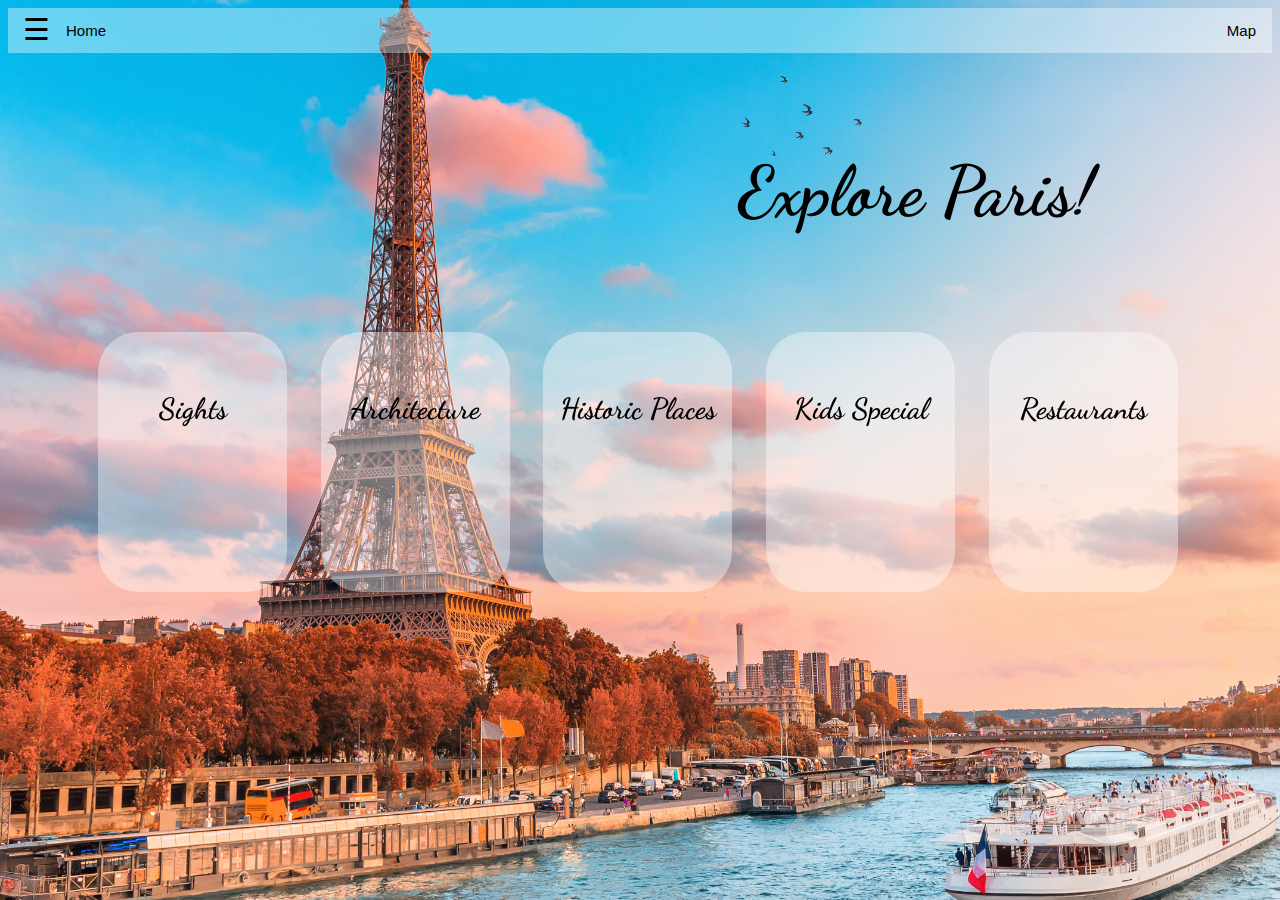
<file: Project-ExploreParis/index.html>
<!DOCTYPE html>
<html lang="en">
<head>
  <title>Explore Paris</title>
  <link rel="stylesheet" href="main.css">
  <link rel="stylesheet" href="https://fonts.googleapis.com/css2?family=Dancing+Script:wght@700&display=swap">

</head>
<body class="mainPage">
<div id="homeSideNav" class="sideNav">
  <a href="javascript:void(0)" class="closebtn" onclick="closeNav()">&times;</a>
  <a href="Sights.html">Sights</a>
  <a href="Architecture.html">Architecture</a>
  <a href="KidsSpecial.html">Kids Special</a>
  <a href="HistoricPlaces.html">Historic Places</a>
  <a href="Restaurants.html">Restaurants</a>
</div>

    <ul class="homeNav">
    <li class="nav" style="font-size: 30px; cursor: pointer; padding: 4px 0 0 15px" onclick="openNav()">&#9776;</li>
    <li class="nav"><a href="index.html">Home</a></li>
    <li class="nav" style="float:right"><a href="map.html">Map</a></li>

  </ul>


<h1>Explore Paris!</h1>

<div class="home_container">
    <div id="sight"><h3><a href="Sights.html">Sights</a></h3></div>
    <div id="architecture"><h3><a href="Architecture.html">Architecture</a></h3></div>
    <div id="kidsSpecial"><h3><a href="KidsSpecial.html">Kids Special</a></h3></div>
    <div id="history"><h3><a href="HistoricPlaces.html">Historic Places</a></h3></div>
    <div id="restaurant"><h3><a href="Restaurants.html">Restaurants</a></h3></div>
    <div id="blank1"> </div>
    <div id="blank2"> </div>
</div>

<script>
  function openNav() {
    document.getElementById("homeSideNav").style.width = "300px";
  }
  function closeNav() {
    document.getElementById("homeSideNav").style.width = "0";
  }

</script>

</body>
</html>
</file>
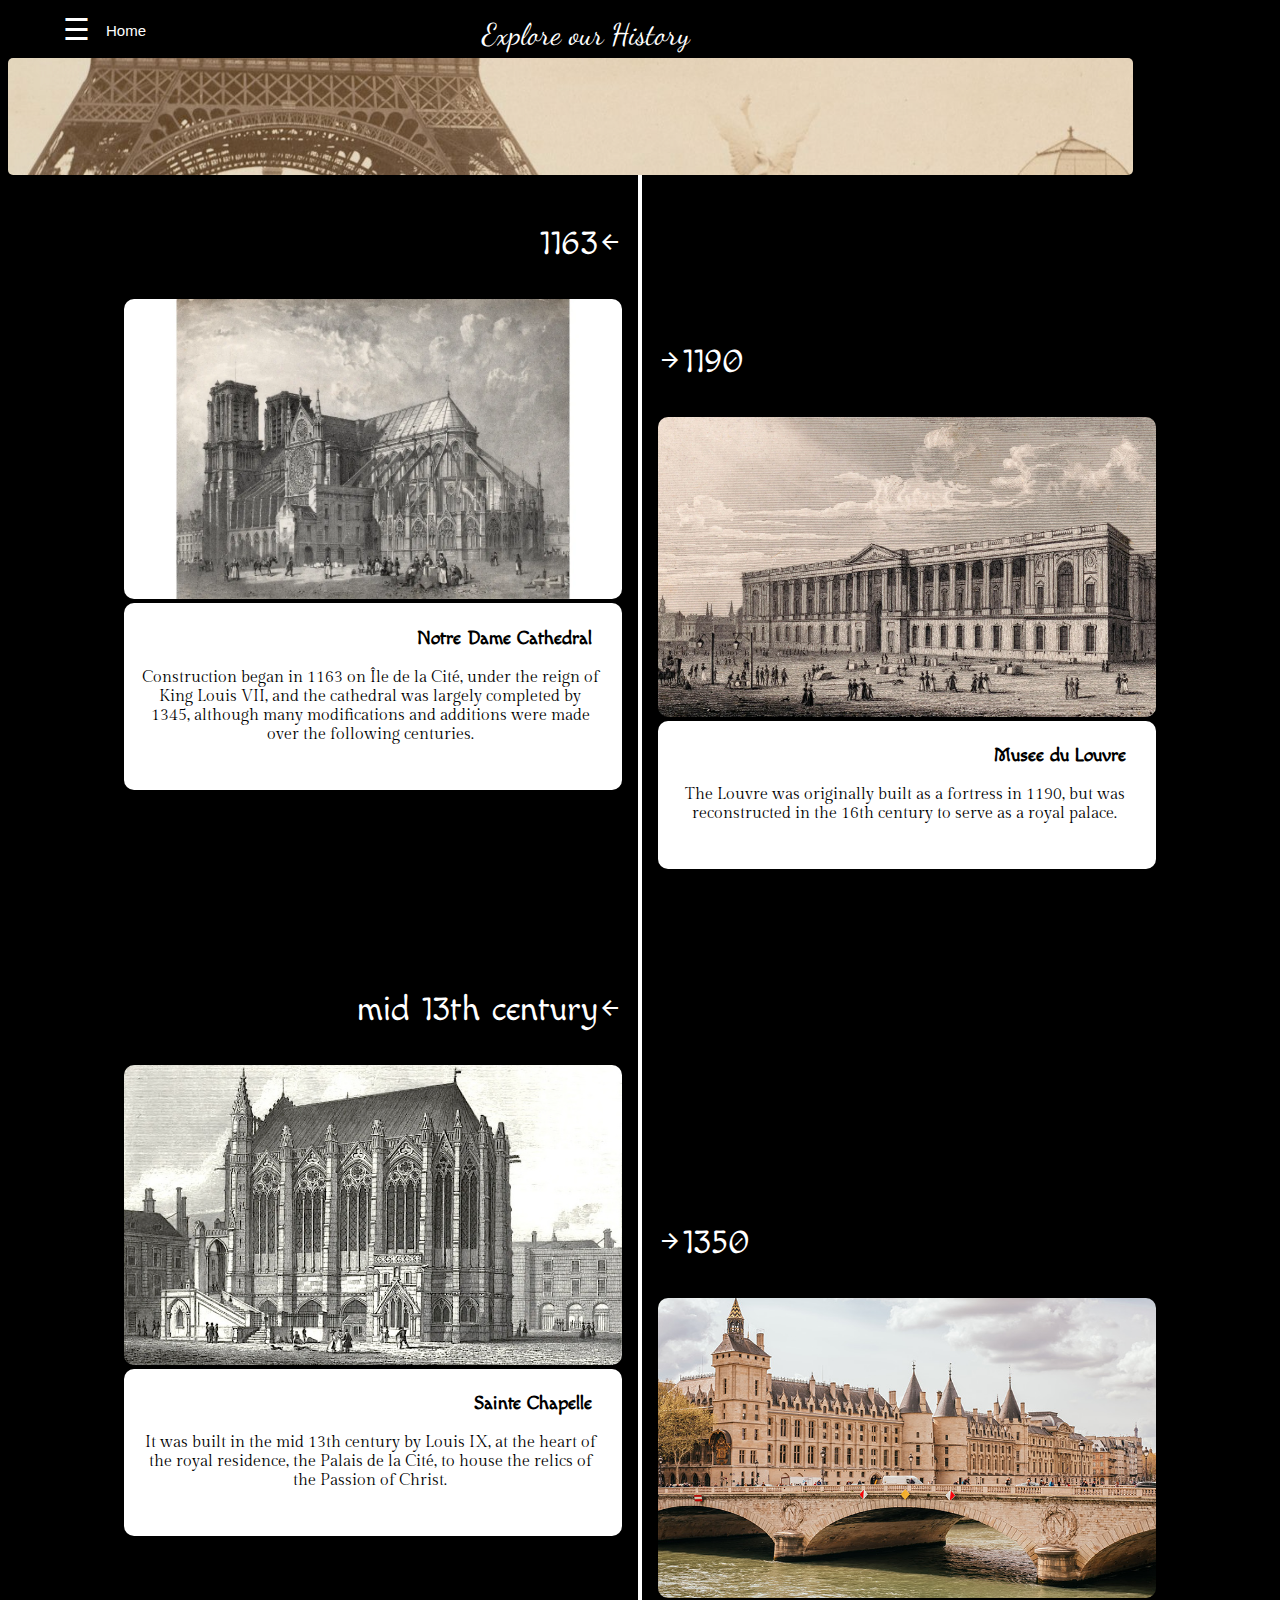
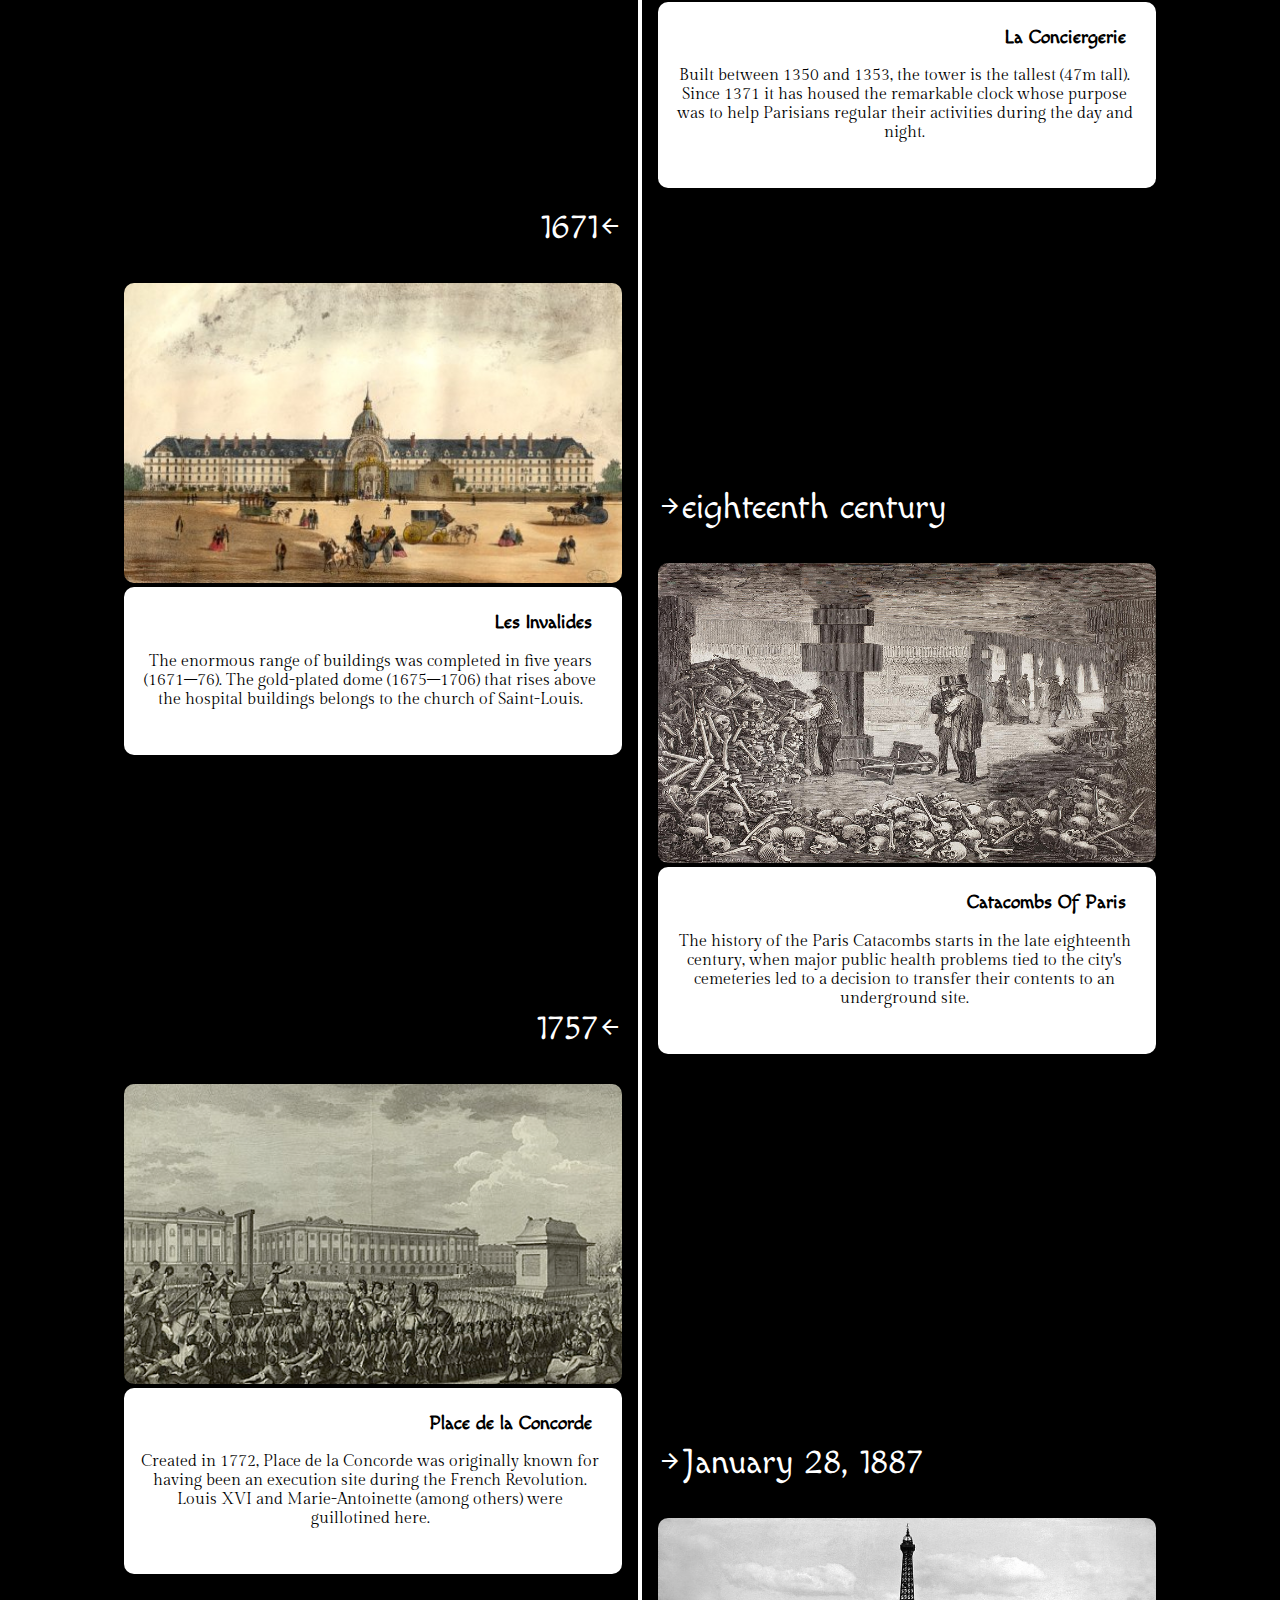
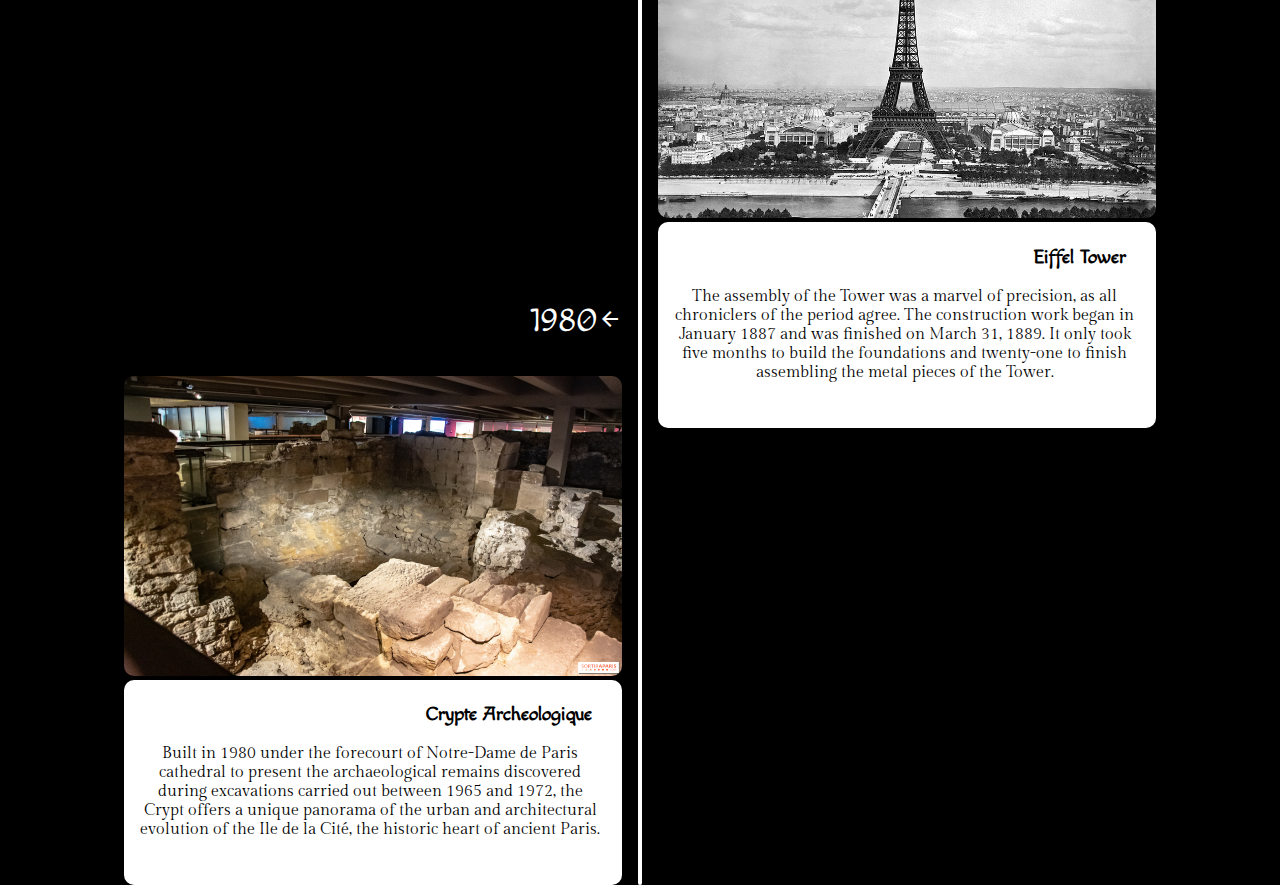
<file: Project-ExploreParis/HistoricPlaces.html>
<!DOCTYPE html>
<html lang="en">
<head>
    <meta charset="UTF-8">
    <title>Historic Places</title>
    <link rel="stylesheet" href="main.css">
    <link href="https://fonts.googleapis.com/css2?family=Carter+One&family=Cookie&family=Dancing+Script:wght@700&family=Gilda+Display&family=Macondo&family=Noto+Sans+Miao&family=Quicksand:wght@700&family=Roboto+Mono&family=Vollkorn&family=Yanone+Kaffeesatz&display=swap" rel="stylesheet">
    <link rel="stylesheet" href="https://fonts.googleapis.com/css2?family=Material+Symbols+Outlined:opsz,wght,FILL,GRAD@20..48,100..700,0..1,-50..200" />
    <link rel="stylesheet" href="https://fonts.googleapis.com/css2?family=Material+Symbols+Outlined:opsz,wght,FILL,GRAD@20..48,100..700,0..1,-50..200" />
</head>
<body class="infoPage">

<div id="homeSideNav" class="sideNav">
    <a href="javascript:void(0)" class="closebtn" onclick="closeNav()">&times;</a>
    <a href="Sights.html">Sights</a>
    <a href="Architecture.html">Architecture</a>
    <a href="KidsSpecial.html">Kids Special</a>
    <a href="HistoricPlaces.html">Historic Places</a>
    <a href="Restaurants.html">Restaurants</a>
    <a href="map.html">Map of Paris</a>
</div>

<ul class="otherMainNav" style="background-color: black; color: white">
    <li class="nav" style="font-size: 30px; cursor: pointer; padding: 4px 0 0 15px" onclick="openNav()">&#9776;</li>
    <li class="nav" ><a style="color: white;" href="index.html">Home</a></li>
    <li class="nav" ><a class="historic_title">Explore our History</a></li>
</ul>

<div class="history_Container">
    <div id="blankList">
        <ul>

        </ul>
    </div>
    <div id="blank6">
    </div>
    <div id="historyColumn1">
        <p class="Date" style="margin-top: 40%">1163<span class="material-symbols-outlined">arrow_back</span></p>
        <img class="historic_Images" src="Historic_Images/history_NotreDameCathedral.webp" alt=" Notre Dame Cathedral">
        <!-- Image Reference= https://upload.wikimedia.org/wikipedia/commons/f/f7/Notre-Dame_de_Paris%2C_4_October_2017.jpg -->
        <div class="hisDescription">
            <h3 class="HBuilding_Title">Notre Dame Cathedral</h3>
            <p class="facts">
                <!-- Reference= https://www.friendsofnotredamedeparis.org/notre-dame-cathedral/ -->
                Construction began in 1163 on Île de la Cité, under the reign of King Louis VII, and the
                cathedral was largely completed by 1345, although many modifications and additions were
                made over the following centuries.
            </p>
        </div>
        <p class="Date" style="margin-top: 40%">mid 13th century<span class="material-symbols-outlined">arrow_back</span></p>
        <img class="historic_Images" src="Historic_Images/history_SainteChapelle.jpeg" alt="Sainte Chapelle">
        <!-- Image Reference= https://victorianweb.org/art/architecture/vld/1.jpg -->
        <div class="hisDescription">
            <h3 class="HBuilding_Title">Sainte Chapelle</h3>
            <p class="facts">
                <!-- Reference= https://en.parisinfo.com/paris-museum-monument/71380/Sainte-Chapelle  -->
                It was built in the mid 13th century by Louis IX, at the heart of the royal residence,
                the Palais de la Cité, to house the relics of the Passion of Christ.
            </p>
        </div>
        <br><br><br><br>
        <p class="Date" style="margin-top: 40%">1671<span class="material-symbols-outlined">arrow_back</span></p>
        <img class="historic_Images" src="Historic_Images/history_%C2%A0LesInvalides.jpeg" alt="Les Invalides">
        <!-- Image Reference= https://victorianweb.org/art/architecture/vld/1.jpg -->
        <div class="hisDescription">
            <h3 class="HBuilding_Title">Les Invalides</h3>
            <p class="facts">
                <!-- Reference= https://www.britannica.com/place/Paris/The-Invalides  -->
                The enormous range of buildings was completed in five years (1671–76). The gold-plated dome
                (1675–1706) that rises above the hospital buildings belongs to the church of Saint-Louis.
            </p>
        </div>
        <br><br><br>
        <p class="Date" style="margin-top: 40%">1757<span class="material-symbols-outlined">arrow_back</span></p>
        <img class="historic_Images" src="Historic_Images/history_PlacedelaConcorde.jpeg" alt="Place de la Concorde">
        <!-- Image Reference= https://upload.wikimedia.org/wikipedia/commons/thumb/d/d4/Execution_of_Louis_XVI.jpg/452px-Execution_of_Louis_XVI.jpg -->
        <div class="hisDescription">
            <h3 class="HBuilding_Title">Place de la Concorde</h3>
            <p class="facts">
                <!-- Reference= https://en.parisinfo.com/transport/90907/Place-de-la-Concorde  -->
                Created in 1772, Place de la Concorde was originally known for having been an execution site during
                the French Revolution. Louis XVI and Marie-Antoinette (among others) were guillotined here.
            </p>
        </div>
        <br><br><br><br><br><br><br>
        <p class="Date" style="margin-top: 40%">1980<span class="material-symbols-outlined">arrow_back</span></p>
        <img class="historic_Images" src="Historic_Images/history_CrypteArcheologique%20.jpeg" alt="Crypte Archeologique - Paris">
        <!-- Image Reference= https://cdn.sortiraparis.com/images/80/91798/580282-la-crypte-archeologique-de-paris-sous-notre-dame-rouvre-ses-portes.jpg -->
        <div class="hisDescription">
            <h3 class="HBuilding_Title">Crypte Archeologique</h3>
            <p class="facts">
                <!-- Reference= https://loc-hall.fr/en/lieux/crypte-archeologique-de-lile-de-la-cite/  -->
                Built in 1980 under the forecourt of Notre-Dame de Paris cathedral to present the archaeological
                remains discovered during excavations carried out between 1965 and 1972, the Crypt offers a
                unique panorama of the urban and architectural evolution of the Ile de la Cité, the historic
                heart of ancient Paris.
            </p>
        </div>
    </div>
    <div id="blank7">

    </div>
    <div id="historyColumn2">
        <br>
        <p id="his2" class="Date"><span class="material-symbols-outlined">arrow_forward</span>1190</p>
        <img class="historic_Images" src="Historic_Images/history_MuseeduLouvre.webp" alt=" Musee du Louvre">
        <!-- Image Reference= https://cdn.britannica.com/28/13728-050-EA945FD3/Colonnade-Louvre-Museum-Paris-print.jpg -->
        <div class="hisDescription">
            <h3 class="HBuilding_Title"> Musee du Louvre</h3>
            <p class="facts">
                <!-- Reference= https://www.livescience.com/31935-louvre-museum.html -->
                The Louvre was originally built as a fortress in 1190, but was reconstructed
                in the 16th century to serve as a royal palace.
            </p>
        </div>
        <br><br><br>
        <p id="his4" class="Date"><span class="material-symbols-outlined">arrow_forward</span>1350</p>
        <img class="historic_Images" src="Historic_Images/history_La-Conciergerie.jpeg" alt="La Conciergerie">
        <!-- Image Reference= https://www.historyhit.com/app/uploads/2020/11/La-Conciergerie.jpg -->
        <div class="hisDescription">
            <h3 class="HBuilding_Title">La Conciergerie</h3>
            <p class="facts">
                <!-- Rhttps://frenchmoments.eu/conciergerie-paris/ -->
                Built between 1350 and 1353, the tower is the tallest (47m tall). Since 1371 it has housed the
                remarkable clock whose purpose was to help Parisians regular their activities during the day and
                night.
            </p>
        </div>
        <p id="his6" class="Date"><span class="material-symbols-outlined">arrow_forward</span>eighteenth century</p>
        <img class="historic_Images" src="Historic_Images/history_catacombsofparis.jpeg" alt="catacombs of paris">
        <!-- Image Reference= https://www.parisunlocked.com/wp-content/uploads/2020/11/the-catacombs-of-paris-or-catacombes-de-ken-welsh.jpg -->
        <div class="hisDescription">
            <h3 class="HBuilding_Title">Catacombs Of Paris</h3>
            <p class="facts">
                <!-- Reference= https://www.catacombes.paris.fr/en/history/site-history -->
                The history of the Paris Catacombs starts in the late eighteenth century, when major public
                health problems tied to the city's cemeteries led to a decision to transfer their contents
                to an underground site.
            </p>
        </div>
        <br><br><br><br><br>
        <p class="Date" style="text-align: left; margin-top: 60%"><span class="material-symbols-outlined">arrow_forward</span>January 28, 1887</p>
        <img class="historic_Images" src="Historic_Images/history_eiffelTower.jpeg" alt="Eiffel Tower">
        <!-- Image Reference= https://images.immediate.co.uk/production/volatile/sites/7/2020/03/GettyImages-142628193-631c2d3.jpg?quality=90&crop=5px,0px,1014px,675px&resize=980,654 -->
        <div class="hisDescription">
            <h3 class="HBuilding_Title">Eiffel Tower</h3>
            <p class="facts">
                <!-- Reference= https://www.toureiffel.paris/en/the-monument/history -->
                The assembly of the Tower was a marvel of precision, as all chroniclers of the period agree.
                The construction work began in January 1887 and was finished on March 31, 1889.
                It only took five months to build the foundations and twenty-one to finish assembling the
                metal pieces of the Tower.
            </p>
        </div>
    </div>
    <div id="blank8">
    </div>

</div>

<script>
    function openNav() {
        document.getElementById("homeSideNav").style.width = "300px";
    }
    function closeNav() {
        document.getElementById("homeSideNav").style.width = "0";
    }
</script>
</body>

</html>
</file>
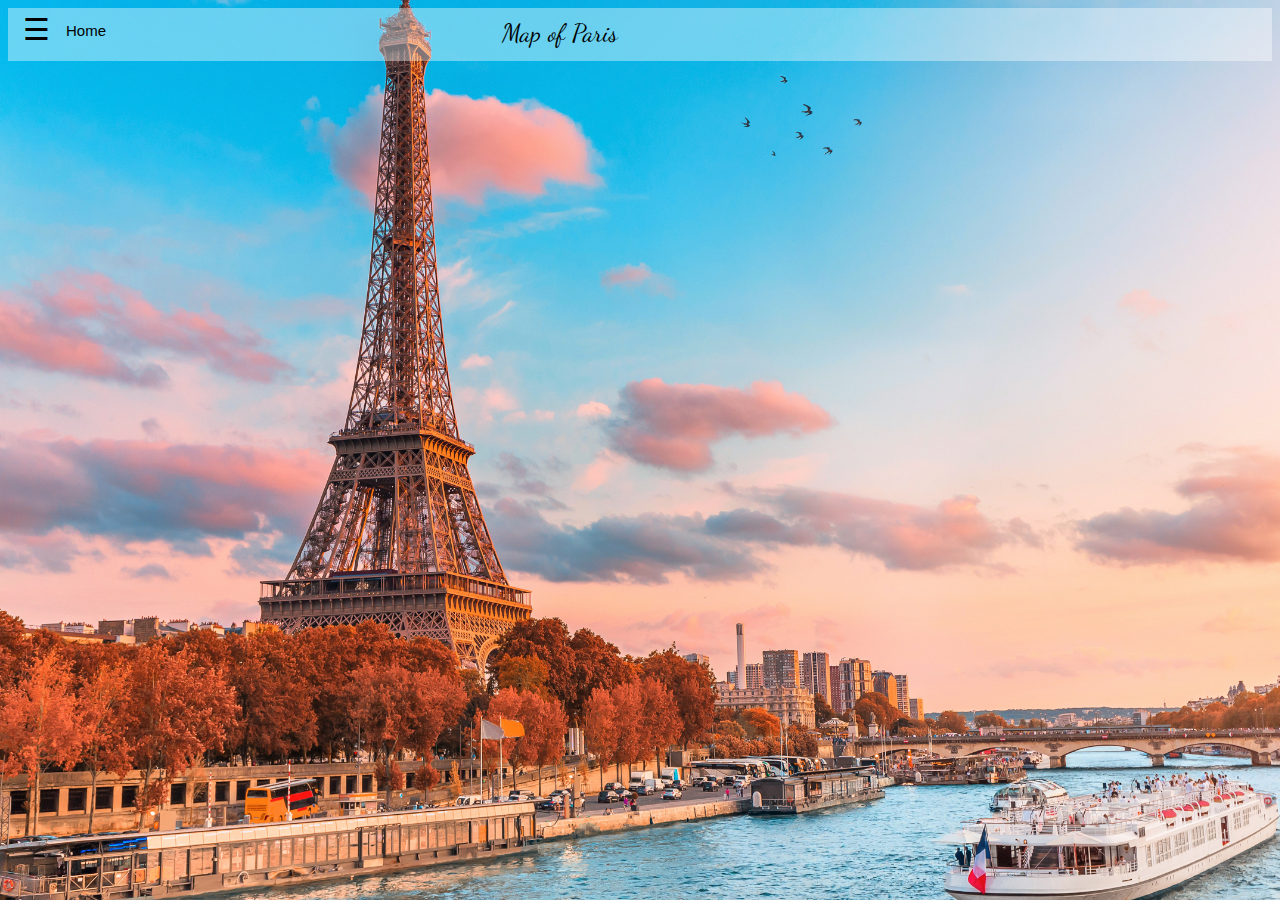
<file: Project-ExploreParis/map.html>
<!DOCTYPE html>
<html lang="en">
<head>
    <meta charset="UTF-8">
    <title>Map of Paris</title>
    <link rel="stylesheet" href="main.css">
    <link href="https://fonts.googleapis.com/css2?family=Carter+One&family=Dancing+Script:wght@700&family=Noto+Sans+Miao&family=Quicksand:wght@700&family=Roboto+Mono&family=Vollkorn&family=Yanone+Kaffeesatz&display=swap" rel="stylesheet">
</head>
<body class="mainPage">
<div id="homeSideNav" class="sideNav">
    <a href="javascript:void(0)" class="closebtn"onclick="closeNav()">&times;</a>
    <a href="Sights.html">Sights</a>
    <a href="Architecture.html">Architecture</a>
    <a href="KidsSpecial.html">Kids Special</a>
    <a href="HistoricPlaces.html">Historic Places</a>
    <a href="Restaurants.html">Restaurants</a>
    <a href="map.html">Map of Paris</a>
</div>

<ul class="homeNav">
    <li class="nav" style="font-size: 30px; cursor: pointer; padding: 4px 0 0 15px" onclick="openNav()">&#9776;</li>
    <li class="nav"><a href="index.html">Home</a></li>
    <li class="nav"><a class="map_title" href="map.html">Map of Paris</a></li>
</ul>
<br>

<iframe src="https://www.google.com/maps/embed?pb=!1m18!1m12!1m3!1d83998.95428158567!2d2.276823626508363!3d48.85883353523417!2m3!1f0!2f0!3f0!3m2!1i1024!2i768!4f13.1!3m3!1m2!1s0x47e66e1f06e2b70f%3A0x40b82c3688c9460!2sParis%2C%20France!5e0!3m2!1sen!2sie!4v1681305062939!5m2!1sen!2sie" allowfullscreen="" loading="lazy" referrerpolicy="no-referrer-when-downgrade"></iframe>

</body>
</html>
</file>
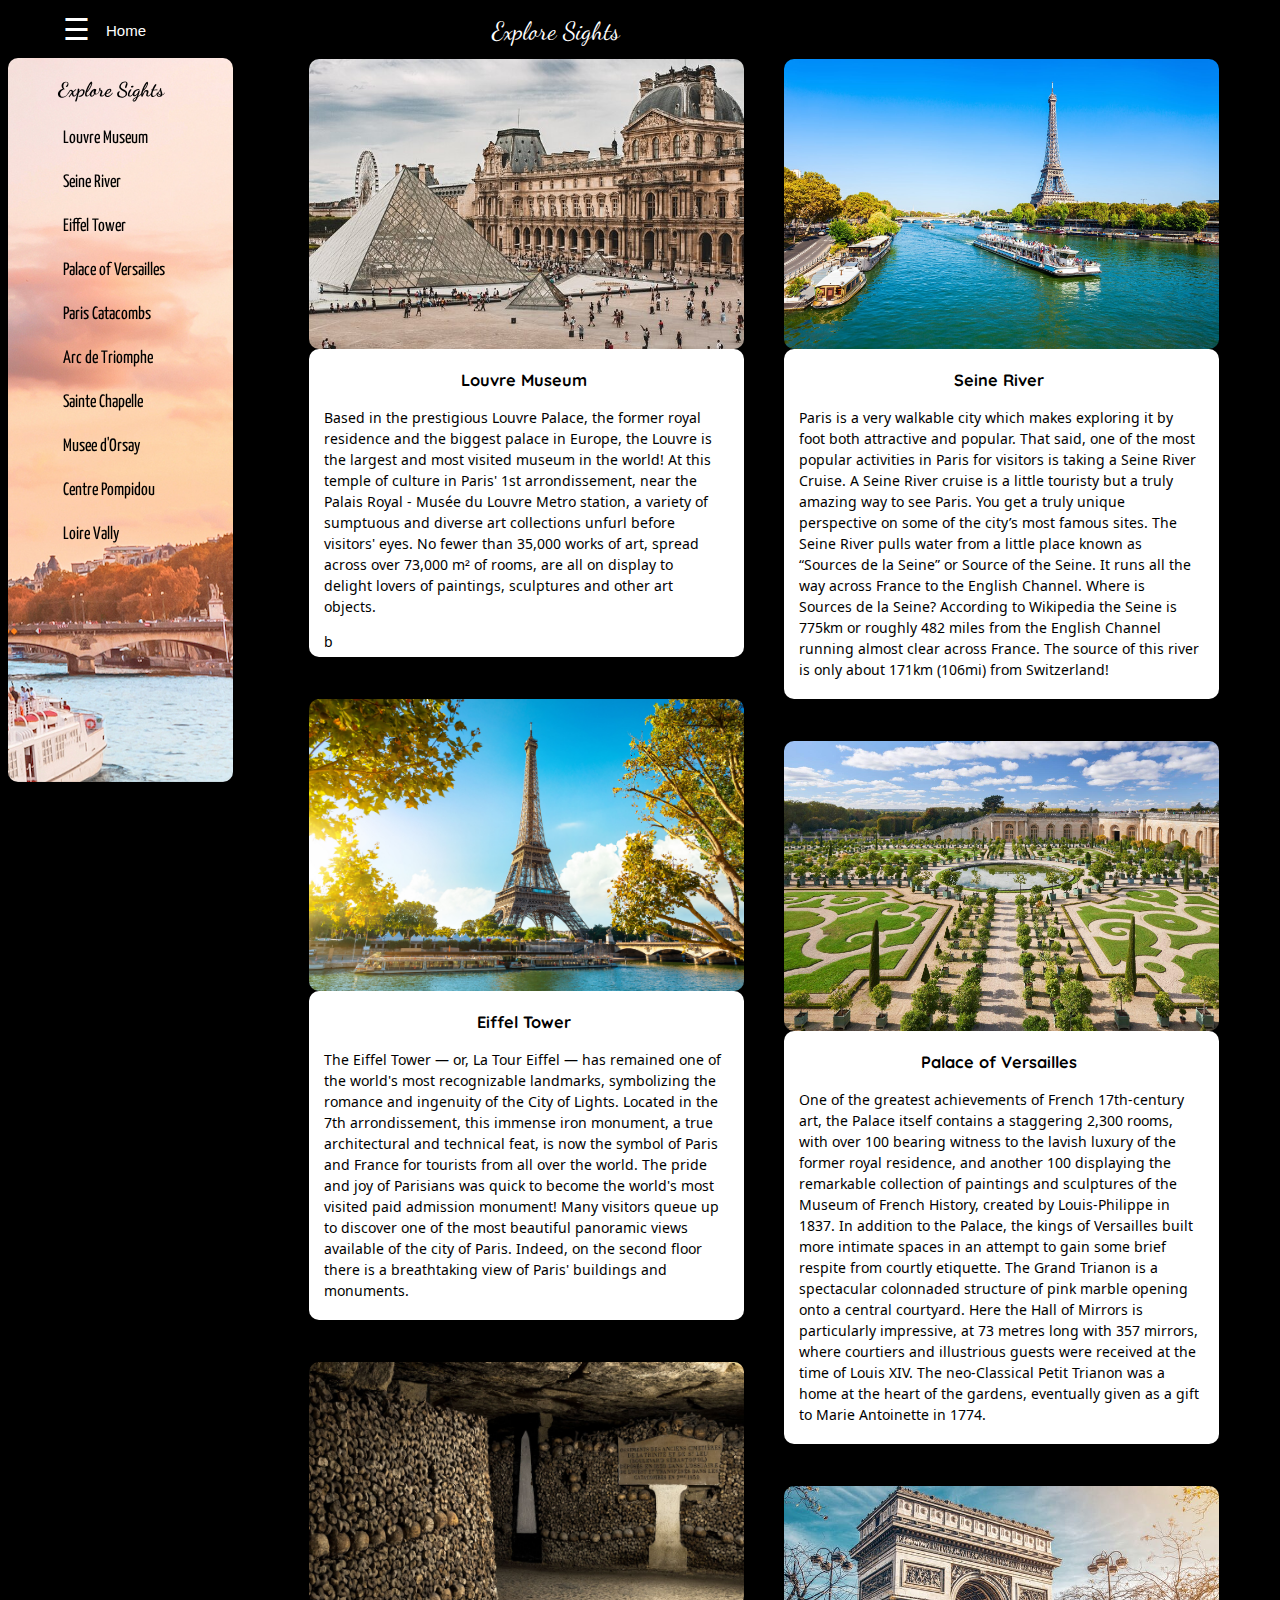
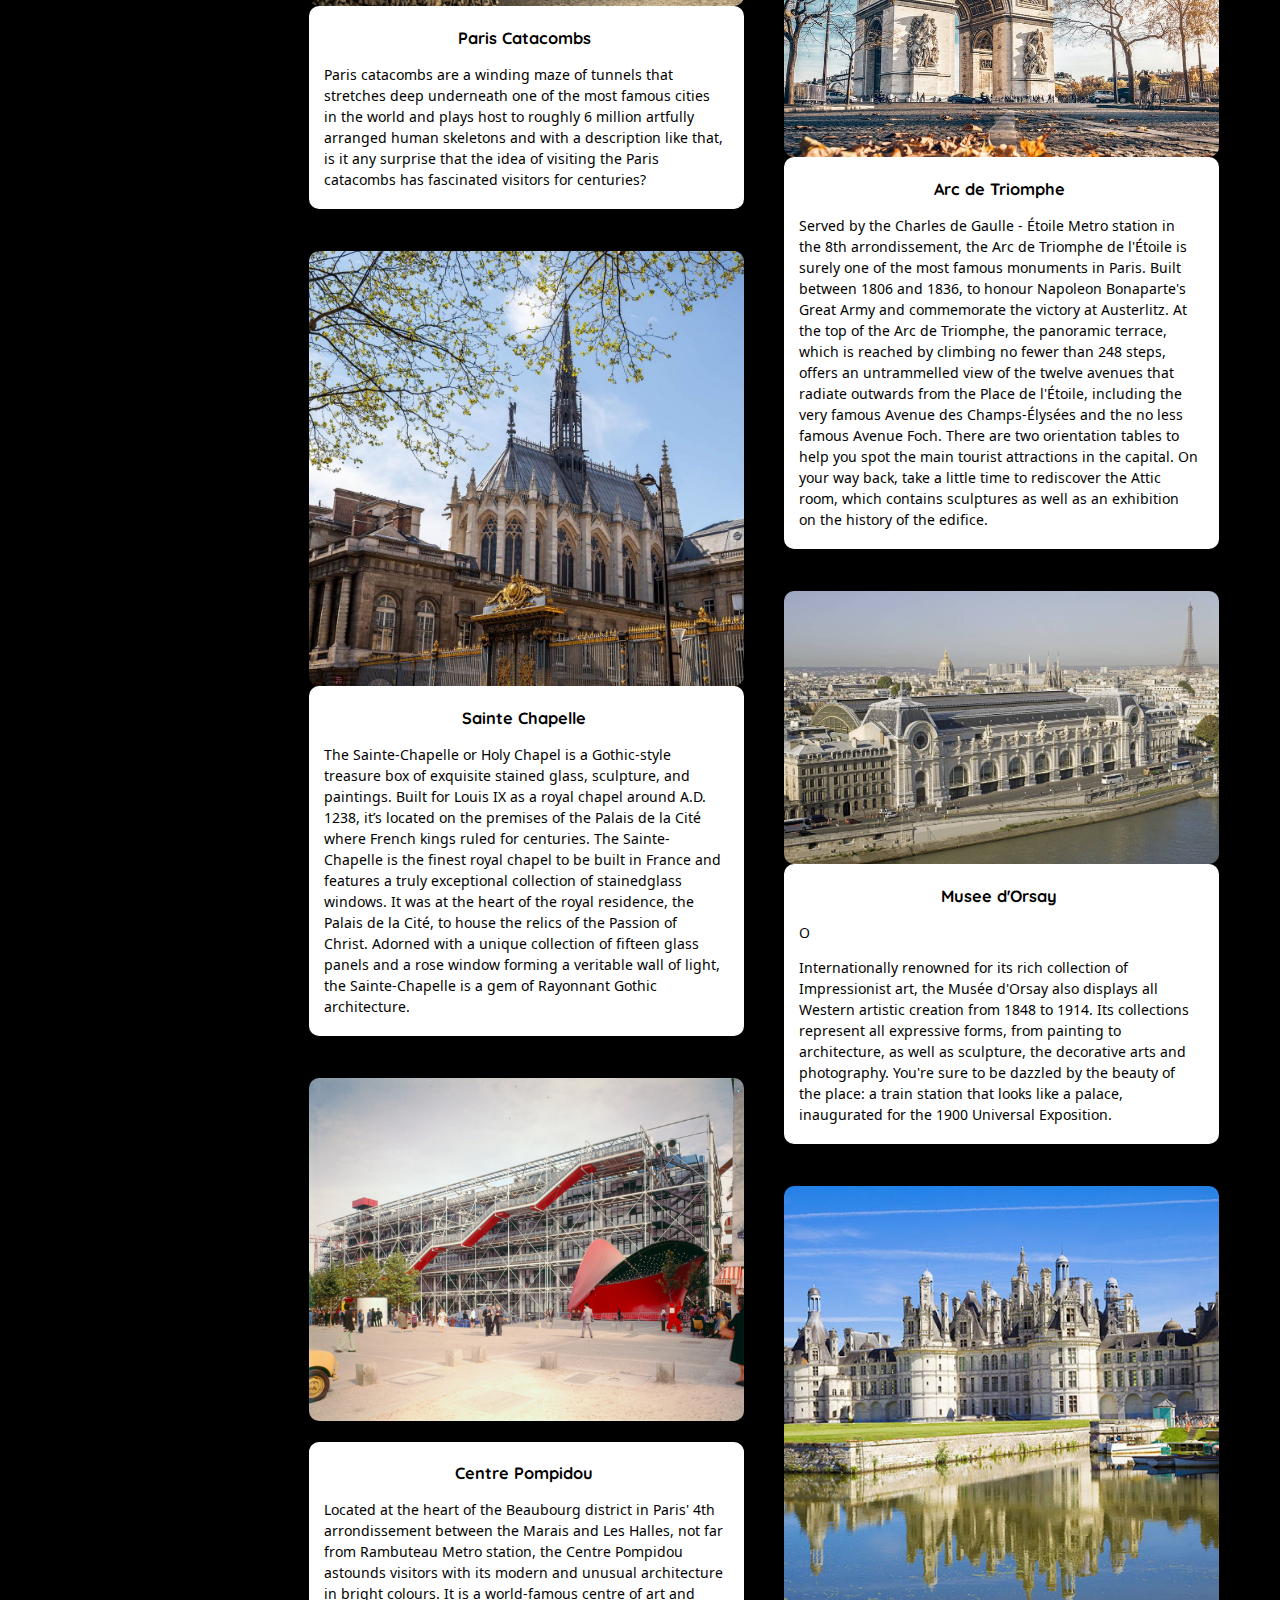
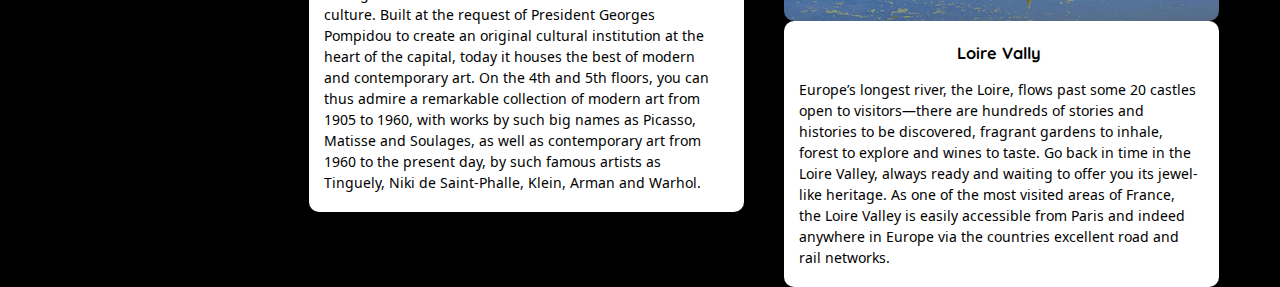
<file: Project-ExploreParis/Sights.html>
<!DOCTYPE html>
<html lang="en">
<head>
    <meta charset="UTF-8">
    <title>Sights</title>
    <link rel="stylesheet" href="main.css">
    <link href="https://fonts.googleapis.com/css2?family=Carter+One&family=Dancing+Script:wght@700&family=Noto+Sans+Miao&family=Quicksand:wght@700&family=Roboto+Mono&family=Vollkorn&family=Yanone+Kaffeesatz&display=swap" rel="stylesheet">
</head>
<body class="infoPage">

<div id="homeSideNav" class="sideNav">
    <a href="javascript:void(0)" class="closebtn" onclick="closeNav()">&times;</a>
    <a href="Sights.html">Sights</a>
    <a href="Architecture.html">Architecture</a>
    <a href="KidsSpecial.html">Kids Special</a>
    <a href="HistoricPlaces.html">Historic Places</a>
    <a href="Restaurants.html">Restaurants</a>
    <a href="map.html">Map of Paris</a>
</div>

<ul class="otherMainNav" style="background-color: black; color: white">
    <li class="nav" style="font-size: 30px; cursor: pointer; padding: 4px 0 0 15px" onclick="openNav()">&#9776;</li>
    <li class="nav"><a style="color: white;" href="index.html">Home</a></li>
    <li class="nav"><a class="sights_title" href="Sights.html">Explore Sights</a></li>
</ul>

<div class="SightContainer">
<div id="sightsNav">
    <h3 style="font-family: 'Dancing Script', cursive; font-size: 20px">Explore Sights</h3>
    <a href="#LouvMuseum_Link">Louvre Museum</a><br>
    <a href="#seineRiver_link">Seine River</a><br>
    <a href="#EiffelTower_link">Eiffel Tower</a><br>
    <a href="#pOfVersailles_link">Palace of Versailles</a><br>
    <a href="#ParisCatacombs_link">Paris Catacombs</a><br>
    <a href="#ArcdeTriomphe_link">Arc de Triomphe</a><br>
    <a href="#SainteChapelle_link">Sainte Chapelle</a><br>
    <a href="#Musee_d'Orsay_link">Musee d'Orsay</a><br>
    <a href="#CentrePompidou_link">Centre Pompidou</a><br>
    <a href="#LoireVally_link">Loire Vally</a><br>
</div>


<div id="sightColumn1">
    <br>
    <img id="LouvMuseum_Link" src="Sights_Images/louvre_museum.jpeg" alt="Louvre Museum" style="width: 100%">
    <!-- Image Reference = https://media.tacdn.com/media/attractions-splice-spp-674x446/10/5a/54/d1.jpg-->
    <div class="Description">
        <h3>Louvre Museum</h3>
        <!-- Reference: https://www.france-voyage.com/tourism/louvre-museum-596.htm -->
        <p>Based in the prestigious Louvre Palace, the former royal residence and the
            biggest palace in Europe, the Louvre is the largest and most visited
            museum in the world! At this temple of culture in Paris' 1st
            arrondissement, near the Palais Royal - Musée du Louvre Metro station,
            a variety of sumptuous and diverse art collections unfurl before
            visitors' eyes. No fewer than 35,000 works of art, spread across over
            73,000 m² of rooms, are all on display to delight lovers of paintings,
            sculptures and other art objects.</p>b
    </div>
    <br><br>
    <img id="EiffelTower_link" src="Sights_Images/eifel1.jpeg" alt="Eiffel Tower" style="width: 100%">
    <!-- Image Reference = https://cdn-imgix.headout.com/blog-content/image/9ead73c770c985c17e2f969da09fb013-See%20the%20Eiffel%20Tower.jpg-->
    <div class="Description">
        <h3>Eiffel Tower</h3>
        <!-- Reference = https://www.travelandleisure.com/attractions/landmarks-monuments/eiffel-tower-facts
                         https://www.france-voyage.com/tourism/eiffel-tower-593.htm -->
        <p>The Eiffel Tower — or, La Tour Eiffel — has remained one of the world's
            most recognizable landmarks, symbolizing the romance and ingenuity of the City of Lights.
            Located in the 7th arrondissement, this immense iron monument, a true architectural
            and technical feat, is now the symbol of Paris and France for tourists from all over the
            world. The pride and joy of Parisians was quick to become the world's most visited paid
            admission monument! Many visitors queue up to discover one of the most beautiful panoramic
            views available of the city of Paris. Indeed, on the second floor there is a breathtaking
            view of Paris' buildings and monuments.</p>
    </div>
    <br><br>
    <img id="ParisCatacombs_link" src="Sights_Images/ParisCatacombs.jpeg" alt="Paris Catacombs" style="width: 100%">
    <!-- Image Reference= https://www.catacombes.paris.fr/sites/default/files/styles/1920x1080/public/2018-10/cat-footer-faq.jpg?itok=_QDHeHmX-->
    <div class="Description">
        <h3>Paris Catacombs</h3>
        <!-- Reference= https://www.ourescapeclause.com/visiting-the-paris-catacombs-tour/ -->
        <p>
            Paris catacombs are a winding maze of tunnels that stretches deep underneath one of the most
            famous cities in the world and plays host to roughly 6 million artfully arranged human skeletons
            and with a description like that, is it any surprise that the idea of visiting the Paris catacombs
            has fascinated visitors for centuries?
        </p>
    </div>e
    <br><br>
    <img id="SainteChapelle_link" src="Sights_Images/SainteChapelle1%20.jpeg" alt="Sainte Chapelle" style="width: 100%">
    <!-- Image Reference= https://www.thetrainline.com/cms/media/4060/sainte-chapelle-paris.jpg?mode=crop&width=1080&height=1080&quality=70-->
    <div class="Description">
        <h3>Sainte Chapelle</h3>
        <!-- Reference= https://thetourguy.com/travel-blog/france/paris/sainte-chapelle/how-to-visit-sainte-chapelle/
             https://en.parisinfo.com/paris-museum-monument/71380/Sainte-Chapelle-->
        <p>
            The Sainte-Chapelle or Holy Chapel is a Gothic-style treasure box of exquisite stained glass,
            sculpture, and paintings. Built for Louis IX as a royal chapel around A.D. 1238, it’s located
            on the premises of the Palais de la Cité where French kings ruled for centuries. The Sainte-Chapelle
            is the finest royal chapel to be built in France and features a truly exceptional collection
            of stainedglass windows. It was at the heart of the royal residence, the Palais de la Cité, to
            house the relics of the Passion of Christ. Adorned with a unique collection of fifteen glass panels
            and a rose window forming a veritable wall of light, the Sainte-Chapelle is a gem of Rayonnant
            Gothic architecture.
        </p>
    </div>
    <br><br>
    <img id="CentrePompidou_link" src="Sights_Images/CentrePompidou1.jpeg" alt="Centre Pompidou" style="width: 100%;">]
    <!-- Image Reference= https://archives.saint-gobain.com/sites/archives.saint-gobain.com/files/images/files/I128.jpg-->
    <div class="Description">
        <h3>Centre Pompidou</h3>
        <!-- Reference https://www.france-voyage.com/tourism/centre-pompidou-601.htm -->
        <p>Located at the heart of the Beaubourg district in Paris' 4th arrondissement between the
            Marais and Les Halles, not far from Rambuteau Metro station, the Centre Pompidou astounds
            visitors with its modern and unusual architecture in bright colours. It is a world-famous
            centre of art and culture. Built at the request of President Georges Pompidou to create
            an original cultural institution at the heart of the capital, today it houses the best of
            modern and contemporary art. On the 4th and 5th floors, you can thus admire a remarkable
            collection of modern art from 1905 to 1960, with works by such big names as Picasso, Matisse
            and Soulages, as well as contemporary art from 1960 to the present day, by such famous artists
            as Tinguely, Niki de Saint-Phalle, Klein, Arman and Warhol.
        </p>
    </div>
</div>

<div id="sightColumn2">
    <br>
    <img id="seineRiver_link" src="Sights_Images/seineRiver1.jpeg" alt="Seine River" style="width: 100%">
    <!-- Image Reference= https://a.cdn-hotels.com/gdcs/production148/d1856/a64f32eb-2f13-47d8-832f-ac6262743f8c.jpg-->
    <div class="Description">
        <h3>Seine River</h3>
        <!-- Reference = https://thetourguy.com/travel-blog/france/paris/sights-from-the-seine-your-guide-to-the-seine-river-cruise/ -->
        <p>Paris is a very walkable city which makes exploring it by foot both attractive and popular.
            That said, one of the most popular activities in Paris for visitors is taking a
            Seine River Cruise. A Seine River cruise is a little touristy but a truly amazing way
            to see Paris. You get a truly unique perspective on some of the city’s most famous sites.
            The Seine River pulls water from a little place known as “Sources de la Seine” or Source
            of the Seine. It runs all the way across France to the English Channel. Where is Sources de la
            Seine? According to Wikipedia the Seine is 775km or roughly 482 miles from the English Channel
            running almost clear across France. The source of this river is only about 171km (106mi) from
            Switzerland!</p>
    </div>
    <br><br>
    <img id="pOfVersailles_link" src="Sights_Images/palaceOfVer1.jpeg" alt="Palace of Versailles" style="width: 100%">
    <!-- Image Reference = https://assets.gocity.com/files/paris_pass/files/styles/crop_freeform/public/blog/new2mp.jpg-->
    <div class="Description">
        <h3>Palace of Versailles</h3>
        <!-- https://www.france.fr/en/paris/article/palace-versailles-chateau-versailles -->
        <p>One of the greatest achievements of French 17th-century art, the Palace itself contains
            a staggering 2,300 rooms, with over 100 bearing witness to the lavish luxury of the
            former royal residence, and another 100 displaying the remarkable collection of paintings
            and sculptures of the Museum of French History, created by Louis-Philippe in 1837.
            In addition to the Palace, the kings of Versailles built more intimate spaces in an attempt
            to gain some brief respite from courtly etiquette. The Grand Trianon is a spectacular
            colonnaded structure of pink marble opening onto a central courtyard. Here the Hall
            of Mirrors is particularly impressive, at 73 metres long with 357 mirrors, where courtiers
            and illustrious guests were received at the time of Louis XIV. The neo-Classical Petit
            Trianon was a home at the heart of the gardens, eventually
            given as a gift to Marie Antoinette in 1774.</p>
    </div>
    <br><br>
    <img id="ArcdeTriomphe_link" src="Sights_Images/ArcdeTriomphe1%20.jpeg" alt="Arc de Triomphe" style="width: 100%">
    <!-- Image Reference = https://cdn-imgix.headout.com/tour/13667/TOUR-IMAGE/e7bd3f2f-781a-4d34-a743-d0f8431d11a6-7504-paris-skip-the-line--arc-de-triomphe-rooftop-tickets-03.jpg?w=490.5&h=306&auto=compress%2Cformat&crop=faces&fit=min-->
    <div class="Description">
        <h3>Arc de Triomphe</h3>
        <!-- https://www.france-voyage.com/tourism/arc-triomphe-594.htm -->
        <p>
            Served by the Charles de Gaulle - Étoile Metro station in the 8th arrondissement,
            the Arc de Triomphe de l'Étoile is surely one of the most famous monuments in Paris.
            Built between 1806 and 1836, to honour Napoleon Bonaparte's Great Army and commemorate
            the victory at Austerlitz. At the top of the Arc de Triomphe, the panoramic terrace,
            which is reached by climbing no fewer than 248 steps, offers an untrammelled view of
            the twelve avenues that radiate outwards from the Place de l'Étoile, including the
            very famous Avenue des Champs-Élysées and the no less famous Avenue Foch. There are
            two orientation tables to help you spot the main tourist attractions in the capital.
            On your way back, take a little time to rediscover the Attic room, which contains
            sculptures as well as an exhibition on the history of the edifice.
        </p>
    </div>
    <br><br>
    <img id="Musee_d'Orsay_link" src="Sights_Images/Museed'Orsay1.jpeg" alt="Musee d'Orsay" style="width: 100%">
    <!-- Image Reference= https://www.visitmons.co.uk/sites/visitmons/files/styles/gallery_lightbox/public/content/images/facade_musre_d_orsay_p_schmidt.jpg?itok=sCm0fXxC -->
    <div class="Description">
        <h3>Musee d'Orsay</h3>O
        <!-- https://en.parisinfo.com/paris-museum-monument/71537/Musee-d-Orsay -->
        <p>Internationally renowned for its rich collection of Impressionist art, the Musée d'Orsay
            also displays all Western artistic creation from 1848 to 1914. Its collections represent
            all expressive forms, from painting to architecture, as well as sculpture, the decorative
            arts and photography. You're sure to be dazzled by the beauty of the place: a train
            station that looks like a palace, inaugurated for the 1900 Universal Exposition.</p>
    </div>
    <br><br>
    <img id="LoireVally_link" src="Sights_Images/LoireVally.jpeg" alt="Loire Vally" style="width: 100%;">
    <!-- Image Address = https://lh3.googleusercontent.com/85p50PlFh5FqgeFTwU07gHiBo9vuJXZ0mVoc_ryS-S6n2rlQj4ToD05GAbN3WFY-->
    <div class="Description">
        <h3>Loire Vally</h3>
        <!-- Reference = https://www.france.fr/en/loire-valley/list/the-loire-valley-what-to-do-what-to-see-->
        <p>Europe’s longest river, the Loire, flows past some 20 castles open to visitors—there are
            hundreds of stories and histories to be discovered, fragrant gardens to inhale, forest
            to explore and wines to taste. Go back in time in the Loire Valley, always ready and waiting
            to offer you its jewel-like heritage. As one of the most visited areas of France, the Loire
            Valley is easily accessible from Paris and indeed anywhere in Europe via the countries excellent
            road and rail networks.</p>
    </div>
</div>
    <div id="blank3">

    </div>
</div>

<script>
    function openNav() {
        document.getElementById("homeSideNav").style.width = "300px";
    }
    function closeNav() {
        document.getElementById("homeSideNav").style.width = "0";
    }

</script>
</body>

</html>
</file>
<file: Project-ExploreParis/main.css>
body.mainPage {
    background-image: url("Page_Backgrounds/home_background1.jpeg");
    /*Image Reference= https://res.klook.com/image/upload/Mobile/City/swox6wjsl5ndvkv5jvum.jpg */
    background-repeat: no-repeat;
    background-attachment: fixed;
    background-size: cover;

}

body.infoPage {
    background-color: black;
}

.sideNav {
     height: 100%;
     width: 0;
     position: fixed;
     z-index: 1;
     top: 0;
     left: 0;
     background-color: black;
     overflow-x: hidden;
     transition: 0.5s;
     padding-top: 60px;
 }

.sideNav a {
    padding: 8px 8px 25px 32px;
    text-decoration: none;
    font-size: 18px;
    color: white;
    display: block;
    transition: 0.3s;
    font-family: Arial, Helvetica, sans-serif;
}

.sideNav a:hover {
    text-decoration: underline;
}

.sideNav .closebtn {
    position: absolute;
    top: 0;
    right: 25px;
    font-size: 36px;
    margin-left: 50px;
}

@media screen and (max-height: 500px) {
    .sidenav {padding-top: 15px;}
    .sidenav a {font-size: 18px;}
}


ul.homeNav {
    list-style-type: none;
    margin: 0;
    padding: 0;
    overflow: hidden;
    background-color:rgba(254,254,254,0.4);
}

ul.otherMainNav {
    list-style-type: none;
    margin: 0;
    padding-top: 0;
    overflow: hidden;
    background-color:rgba(254,254,254,0.4);
    position: fixed;
}

li.nav {
    float: left;
    font-family: Arial, Helvetica, sans-serif;
    font-size: 15px;
}

li.nav a {
    display: block;
    color: black;
    text-align: center;
    padding: 14px 16px;
    text-decoration: none;
}

li.nav a.sights_title {
    color: white;
    font-family: 'Dancing Script', cursive;
    font-size: 25px;
    padding: 8px 480px 8px 330px;
}

li a:hover:not(.active) {
   text-decoration: underline;
}

.active {
    text-decoration: underline;
}

h1 {
    font-family: 'Dancing Script', cursive;
    font-size: 70px;
    text-align: right;
    padding: 4% 14%
}

:root {
    --main-radius: 40px;
}

#sight {
    grid-area: sight;
    background-color:rgba(254,254,254,0.4);
    font-family: 'Dancing Script', cursive;
    padding: 30px;
    border-radius: var(--main-radius);
}

#architecture {
    grid-area: architecture;
    background-color:rgba(254,254,254,0.4);
    font-family: 'Dancing Script', cursive;
    padding: 30px;
    border-radius: var(--main-radius);
}

#kidsSpecial {
    grid-area: kidsSpecial;
    background-color:rgba(254,254,254,0.4);
    font-family: 'Dancing Script', cursive;
    padding: 30px 0px;
    border-radius: var(--main-radius);
}

#history {
    grid-area: history;
    background-color:rgba(254,254,254,0.4);
    font-family: 'Dancing Script', cursive;
    padding: 30px 0px;
    border-radius: var(--main-radius);
}

#restaurant {
    grid-area: restaurant;
    background-color:rgba(254,254,254,0.4);
    font-family: 'Dancing Script', cursive;
    padding: 30px;
    border-radius: var(--main-radius);
}

.home_container {
    display: grid;
    height: 100vh;
    position: fixed;

    grid-template-columns: 0.3fr 1fr 1fr 1fr 1fr 1fr 0.3fr;
    grid-template-rows: 0.3fr 0.1fr;

    grid-template-areas:
        "blank1 sight architecture  history kidsSpecial restaurant blank2";

    grid-gap: 2.1rem;
    font-size: 25px;
    text-align: center;
}


.home_container a {
    color: black;
    text-decoration: none;
}

.home_container a:hover {
    text-decoration: underline;
}

@media only screen and (max-width:500px) {
    .home_container {
        display: grid;
        height: 100vh;
        position: fixed;

        grid-template-columns: 0.8fr 1fr;
        grid-template-rows: 1fr 1fr 1fr 1fr 1fr 0.6fr 1fr;

        grid-template-areas:
        "blank1 sight"
        "blank1 architecture"
        "blank1 history"
        "blank1 kidsSpecial"
        "blank1 restaurant"
        "blank1 blank2"
        "blank1 blank2";

        grid-gap: 1.5rem;
        font-size: 25px;
        text-align: center;
    }

    #sight {
        padding: 0;
        border-radius: var(--main-radius);
        font-size: 20px;
    }

    #architecture {
        padding: 0;
        font-size: 20px;
    }

    #kidsSpecial {
        padding: 0;
        font-size: 20px;
    }

    #history {
        padding: 0;
        font-size: 20px;
    }

    #restaurant {
        padding: 0;
        font-size: 20px;
    }

    body.mainPage {
        background-image: url("Page_Backgrounds/mobileHomeBackground.png");
        /*Image Reference= cropped version of https://res.klook.com/image/upload/Mobile/City/swox6wjsl5ndvkv5jvum.jpg */
        background-repeat: no-repeat;
        background-attachment: fixed;
        background-size: cover;
    }
    li.nav {
        float: left;
        font-family: Arial, Helvetica, sans-serif;
        font-size: 13px;
    }
    h1 {
        font-size: 30px;
        text-align: center;
        padding: 4% 14%
    }
}





.SightContainer {
    display: grid;
    height: 100vh;

    grid-template-columns: 0.6fr 1fr 1fr 1%;
    grid-template-rows: 1fr;

    grid-template-areas:
        "sightsNav sightColumn1 sightColumn2 blank3";

    grid-gap: 2.5rem;
}

#sightsNav {
    position: fixed;
    grid-area: sightsNav;
    background-image: url("Page_Backgrounds/sightSide2.png");
    /*Image Reference= cropped version of https://res.klook.com/image/upload/Mobile/City/swox6wjsl5ndvkv5jvum.jpg */
    background-repeat: no-repeat;
    background-size: cover;
    border-radius: 10px;
    margin-top: 50px;
    padding: 0 60px 220px 50px;
}

#sightsNav a {
    font-family: 'Yanone Kaffeesatz', sans-serif;
    padding: 8px 8px 0 5px;
    text-decoration: none;
    font-size: 18px;
    display: block;
    color: black;
}

#sightsNav a:visited {
    color: black;
}

#sightsNav a:hover {
    text-decoration: underline;
}

#blank3 {
    grid-area: blank3;
}

#sightColumn1 {
    grid-area: sightColumn1;
    font-family: 'Noto Sans Miao', sans-serif;
    font-size: 14px;
    margin-top: 30px;
}

#sightColumn1 h3 {
    font-family: 'Quicksand', sans-serif;
    text-align: center;
}

#sightColumn2 {
    grid-area: sightColumn2;
    font-family: 'Noto Sans Miao', sans-serif;
    font-size: 14px;
    margin-top: 30px;
}

#sightColumn2 h3 {
    font-family: 'Quicksand', sans-serif;
    text-align: center;
}

#blank3 {
    grid-area: blank3;
}

.SightContainer img {
    display: block;
    margin-left: auto;
    margin-right: auto;
    border-radius: 10px;
}

.Description {
    background-color: white;
    padding: 5px 20px 5px 15px;
    border-radius: 10px;
}

@media only screen and (max-width:500px) {
    .SightContainer {
        display: grid;
        height: 100vh;

        grid-template-columns: 1fr 1fr 1%;
        grid-template-rows: 1fr;

        grid-template-areas:
        "sightColumn1 sightColumn2 blank3";

        grid-gap: 1rem;
    }

    #sightsNav {
        visibility: hidden;
    }
    li.nav {
        float: left;
        font-family: Arial, Helvetica, sans-serif;
        font-size: 12px;
    }
    li.nav a.sights_title {
        font-size: 20px;
        padding: 8px 125px 0 0;
    }

    #sightColumn1 {
        font-size: 10px;
    }
    #sightColumn2 {
        font-size: 10px;
    }

}




.architectureContainer {
    display: grid;
    height: 100vh;

    grid-template-columns: 0.01fr 4fr 0.8fr;
    grid-template-rows: 1fr;

    grid-template-areas:
        "blank6 archList archNav";

    grid-gap: 2.1em;
}



#archNav {
    margin-top: 50px;
    grid-area: archNav;
    background-image: url("Page_Backgrounds/archNav4.png");
    /*Image Reference= cropped version of https://res.klook.com/image/upload/Mobile/City/swox6wjsl5ndvkv5jvum.jpg */
    background-size: cover;
    border-radius: 10px;
    position: fixed;
    margin-left: 82%;
    margin-right: 1%;
    padding-bottom: 320px;

}

#archNav a {
    font-family: 'Yanone Kaffeesatz', sans-serif;
    text-decoration: none;
    font-size: 18px;
    display: block;
    color: black;
    padding-top: 30px;
    padding-left: 15px;
    padding-right: 15px;
}

#archNav a:visited {
    color: black;
}

#archNav a:hover {
    text-decoration: underline;
}

#archList {
    grid-area: archList;
    margin-top: 50px;
}

.archInfo {
    display: inline-block;
    font-family: 'Noto Sans Miao', sans-serif;
    font-size: 14px;
    background-color: white;
    border-radius: 10px;
}

.archInfo h3 {
    font-family: 'Quicksand', sans-serif;
    padding-left: 20px;
}

.archInfo p {
    padding: 0 10px 0 20px;
}

li.nav a.architecture-title {
    color: white;
    font-family: 'Dancing Script', cursive;
    font-size: 25px;
    padding: 8px 300px 8px 320px;
}

@media only screen and (max-width:500px) {
    .architectureContainer {
        display: grid;
        height: 100vh;

        grid-template-columns: 0.01fr 4fr;
        grid-template-rows: 1fr;

        grid-template-areas:
        "blank6 archList";

        grid-gap: 1.5rem;
    }

    #archNav {
        visibility: hidden;
    }

    #archList img {
        width: 70%;
        height: 20%;
    }

    .archInfo {
        font-size: 11px;
    }

    .archInfo p {
       margin-left: 0px;
    }

    .rightMarginContent img {
        float: right;
    }

    li.nav a.architecture-title {
        font-size: 20px;
        padding: 8px 95px 0 0;
    }
}







.history_Container {
    display: grid;
    height: 100vh;

    grid-template-columns: 1fr 5fr 0.05fr 5fr 1fr;
    grid-template-rows: 3fr 12fr;

    grid-template-areas:
        "blankList blankList blankList blankList blankList"
        "blank6 historyColumn1 blank7 historyColumn2 blank8";

    grid-gap: 1em;
}
li.nav a.historic_title {
    color: white;
    font-family: 'Dancing Script', cursive;
    font-size: 30px;
    padding: 8px 400px 13px 320px;
}

#blankList {
    grid-area: blankList;
    background-image: url("Page_Backgrounds/historyTopbackrgound.png");
    /*Image Reference= cropped version of https://allthatsinteresting.com/wordpress/wp-content/uploads/2020/05/the-construction-of-eiffel-tower.jpg */
    background-repeat: no-repeat;
    background-size: cover;
    border-radius: 5px;
    margin-top: 50px;
    position: fixed;
}

#blankList ul {
    overflow: hidden;
    padding: 80px 600px 5px 525px;
}

#blank6 {
    grid-area: blank6;
}

#historyColumn1 {
    grid-area: historyColumn1;
}

p.Date {
    color: white;
    font-family: 'Macondo', cursive;
    text-align: right;
    font-size: 35px;
}

.historic_Images {
    border-radius: 10px;
    width: 100%;
    height: 300px
}

.HBuilding_Title {
    font-family: 'Macondo', cursive;
    text-align: right;
    padding-right: 10px;
}

.hisDescription {
    background-color: white;
    padding: 5px 20px 30px 15px;
    border-radius: 10px;
}
.facts {
    font-family: 'Gilda Display', serif;
    text-align: center;
}
#his2 {
    text-align: left;
    margin-top: 60%;
}
#his4 {
    text-align: left;
    margin-top: 60%;
}
#his6 {
    text-align: left;
    margin-top: 60%;
}

#blank7 {
    grid-area: blank7;
    background-color: white;
    border-radius: 10px;
}

#historyColumn2 {
    grid-area: historyColumn2;
}
#blank8 {
    grid-area: blank8;
}
@media only screen and (max-width:500px) {
    .history_Container {
        display: grid;
        height: 100vh;

        grid-template-columns: 1fr 5fr 0.05fr 5fr 1fr;
        grid-template-rows: 1fr;

        grid-template-areas:
        "blank6 historyColumn1 blank7 historyColumn2 blank8";

        grid-gap: 1em;
    }
    li.nav a.historic_title {
        font-size: 20px;
        padding: 8px 95px 0 0;
    }
    #blankList {
        visibility: hidden;
    }
    .historic_Images {
        height: 160px
    }
    .HBuilding_Title {
        font-size: 16px;
    }
    .facts {
        font-size: 12px;
    }
    p.Date {
        font-size: 25px;
    }
    #his2 {
        margin-top: 80%;
    }
    #his4 {
        margin-top: 90%;
    }
    #his6 {
        margin-top: 90%;
    }
}






body.KidsInfoPage {
    background-image: url("Page_Backgrounds/kidsSpecialBackground.png");
    /*Image Reference= https://res.klook.com/image/upload/Mobile/City/swox6wjsl5ndvkv5jvum.jpg */
    background-repeat: no-repeat;
    background-attachment: fixed;
    background-size: cover;
}

.KidsContainer {
    display: grid;
    height: 100vh;

    grid-template-columns: 0.05fr 1fr 1fr 1fr 0.05fr;
    grid-template-rows: 0.2fr 1fr 1fr;

    grid-template-areas:
        "pageInfo pageInfo pageInfo pageInfo pageInfo"
        "blank8 image1 image2 image3 blank9"
        "blank8 image4 image5 image6 blank9";

    grid-gap: 1.5em;
}

li.nav a.kidsSp_title {
    color: black;
    font-family: 'Dancing Script', cursive;
    font-size: 25px;
    padding: 8px 400px 13px 340px;
}

.KidsContainer div img {
    border-radius: 10px;
    width: 100%;
    height: 100%;
    cursor:pointer
}

#pageInfo {
    grid-area: pageInfo;
}
#pageInfo {
    padding: 5px 100px 0 400px;
    font-family: 'Noto Sans Miao', sans-serif;
}

#blank8 {
    grid-area: blank8;
}
#blank9 {
    grid-area: blank9;
}
#image1 {
    grid-area: image1;
}
#image2 {
    grid-area: image2;
}
#image3 {
    grid-area: image3;
}
#image4 {
    grid-area: image4;
}
#image5 {
    grid-area: image5;
}
#image6 {
    grid-area: image6;
}

.content {
    height: 100%;
    width: 0;
    position: fixed;
    z-index: 1;
    top: 0;
    left: 0;
    background-color: rgba(254,254,254,0.7);
    overflow-x: hidden;
    transition: 0.8s;
    padding-top: 10%;
}

.content .closeContent {
    position: absolute;
    top: 0;
    right: 25px;
    font-size: 36px;
    margin-left: 50px;
    color: black;
    text-decoration: none;
}

.content .closeContent:hover {
    text-decoration: underline;
}

.content img {
    border-radius: 10px;
    display: block;
    margin-left: auto;
    margin-right: auto;
    width: 400px;
    height: 250px;
}

.ks_description {
    margin-left: 30%;
    background-color: white;
    margin-right: 30%;
    border-radius: 10px;
    font-family: 'Noto Sans Miao', sans-serif;
    padding: 1%;
}

.ks_description h3 {
    font-family: 'Quicksand', sans-serif;
    text-align: center;
}

.ks_description p {
    font-size: 13px;
    text-align: center;
}
.ks_description a {
    font-size: 13px;
    color: black;
}

.ks_description a:visited {
    color: black;
}

@media only screen and (max-width:500px) {
    .KidsContainer {
        display: grid;
        height: 100vh;

        grid-template-columns: 0.01fr 1fr 1fr 0.01fr;
        grid-template-rows: 0.2fr 1fr 1fr 1fr;

        grid-template-areas:
        "pageInfo pageInfo pageInfo pageInfo"
        "blank8 image1 image2 blank9"
        "blank8 image3 image4 blank9"
        "blank8 image5 image6 blank9";

        grid-gap: 1.5em;
    }
    li.nav a.kidsSp_title {
        font-size: 20px;
        padding: 8px 95px 0 14px;
    }
    #pageInfo {
        padding: 5px 20px 0 20px;
        font-size: 14px;
    }
    .content img {
        width: 70%;
        height: 40%;
    }
    .ks_description {
        margin-right: 10%;
        margin-left: 10%;
    }
    #pageInfo {
        margin-left: auto;
        margin-right: auto;
    }
}





.restaurantContainer {
    display: grid;
    height: 100vh;

    grid-template-columns: 0.1fr 1fr 1fr 0.1fr 1fr 1fr 0.1fr;
    grid-template-rows: 2fr 0.05fr;

    grid-template-areas:
        "blank10 imgColumn1 txtColumn1 blank11 imgColumn2 txtColumn2 blank12"
        "blank13 blank13 blank13 blank13 blank13 blank13 blank13";

}
li.nav a.restaurant_title {
    color: white;
    font-family: 'Dancing Script', cursive;
    font-size: 25px;
    padding: 8px 450px 13px 330px;
}

.restaurantContainer img {
    border-radius: 10px;
    width: 100%;
}

.txt {
    background-color: white;
    border-radius: 10px;
    font-family: 'Noto Sans Miao', sans-serif;
    font-size: 13px;
    padding-left: 4%;
    padding-bottom: 0;
}
.txt p {
    padding-bottom: 5px;
}
.txt p.title {
    font-family: 'Quicksand', sans-serif;
    text-align: left;
    font-size: 16px;
    padding: 2% 0 0 1%;
}

.topImage {
    margin-top: 20%;
    height: 150px
}

#topContent {
    margin-top: 20%;
}


#blank10 {
    grid-area: blank10;
}
#imgColumn1 {
    grid-area: imgColumn1;
}
#txtColumn1 {
    grid-area: txtColumn1;
}
#blank11 {
    grid-area: blank11;
}
#imgColumn2 {
    grid-area: imgColumn2;
}
#txtColumn2 {
    grid-area: txtColumn2;
}
#blank12 {
    grid-area: blank12;
}
#blank13 {
    grid-area: blank13;
}



@media only screen and (max-width:500px) {
    .restaurantContainer {
        display: grid;
        height: 100vh;

        grid-template-columns: 0.2fr 1fr 1fr;
        grid-template-rows: 2fr 2fr;

        grid-template-areas:
        "blank10 imgColumn1 txtColumn1"
        "blank10 imgColumn2 txtColumn2";
    }

    li.nav a.restaurant_title {
        font-size: 20px;
        padding: 8px 95px 0 0;
    }
    .restaurantContainer img {
        width: 100%;
    }
    #pageFooter {
        visibility: hidden;
    }
    .topImage {
        margin-top: 30%;
        height: 100px
    }
    #topContent {
        margin-top: 30%;
    }
    .txt {
        font-size: 12px;
    }
    .txt p.title {
        font-size: 14px;
        padding: 4% 0 0 1%;
    }
    .restaurantContainer img {
        height: 15%;
    }
    #r_image1 {
        padding-bottom: 20%;
    }
    #r_image2 {
        padding-bottom: 20%;
    }
    #r_image3 {
        padding-bottom: 50%;
    }
    #r_image5 {
        padding-bottom: 50%;
    }
    #r_image6 {
        padding-bottom: 30%;
    }
    #r_image7 {
        padding-bottom: 30%;
    }

}


iframe {
    padding-left: 70px;
    padding-top: 30px;
    border:0;
    width: 1000px;
    height: 500px;
}

li.nav a.map_title {
    color: black;
    font-family: 'Dancing Script', cursive;
    font-size: 25px;
    padding: 10px 450px 13px 380px;
}

@media only screen and (max-width:500px) {
    li.nav a.map_title {
        font-size: 20px;
        padding: 8px 95px 0 55px;
    }

    iframe {
        padding-left: 70px;
        padding-top: 30px;
        border:0;
        width: 250px;
        height: 400px;
    }


}
</file>
